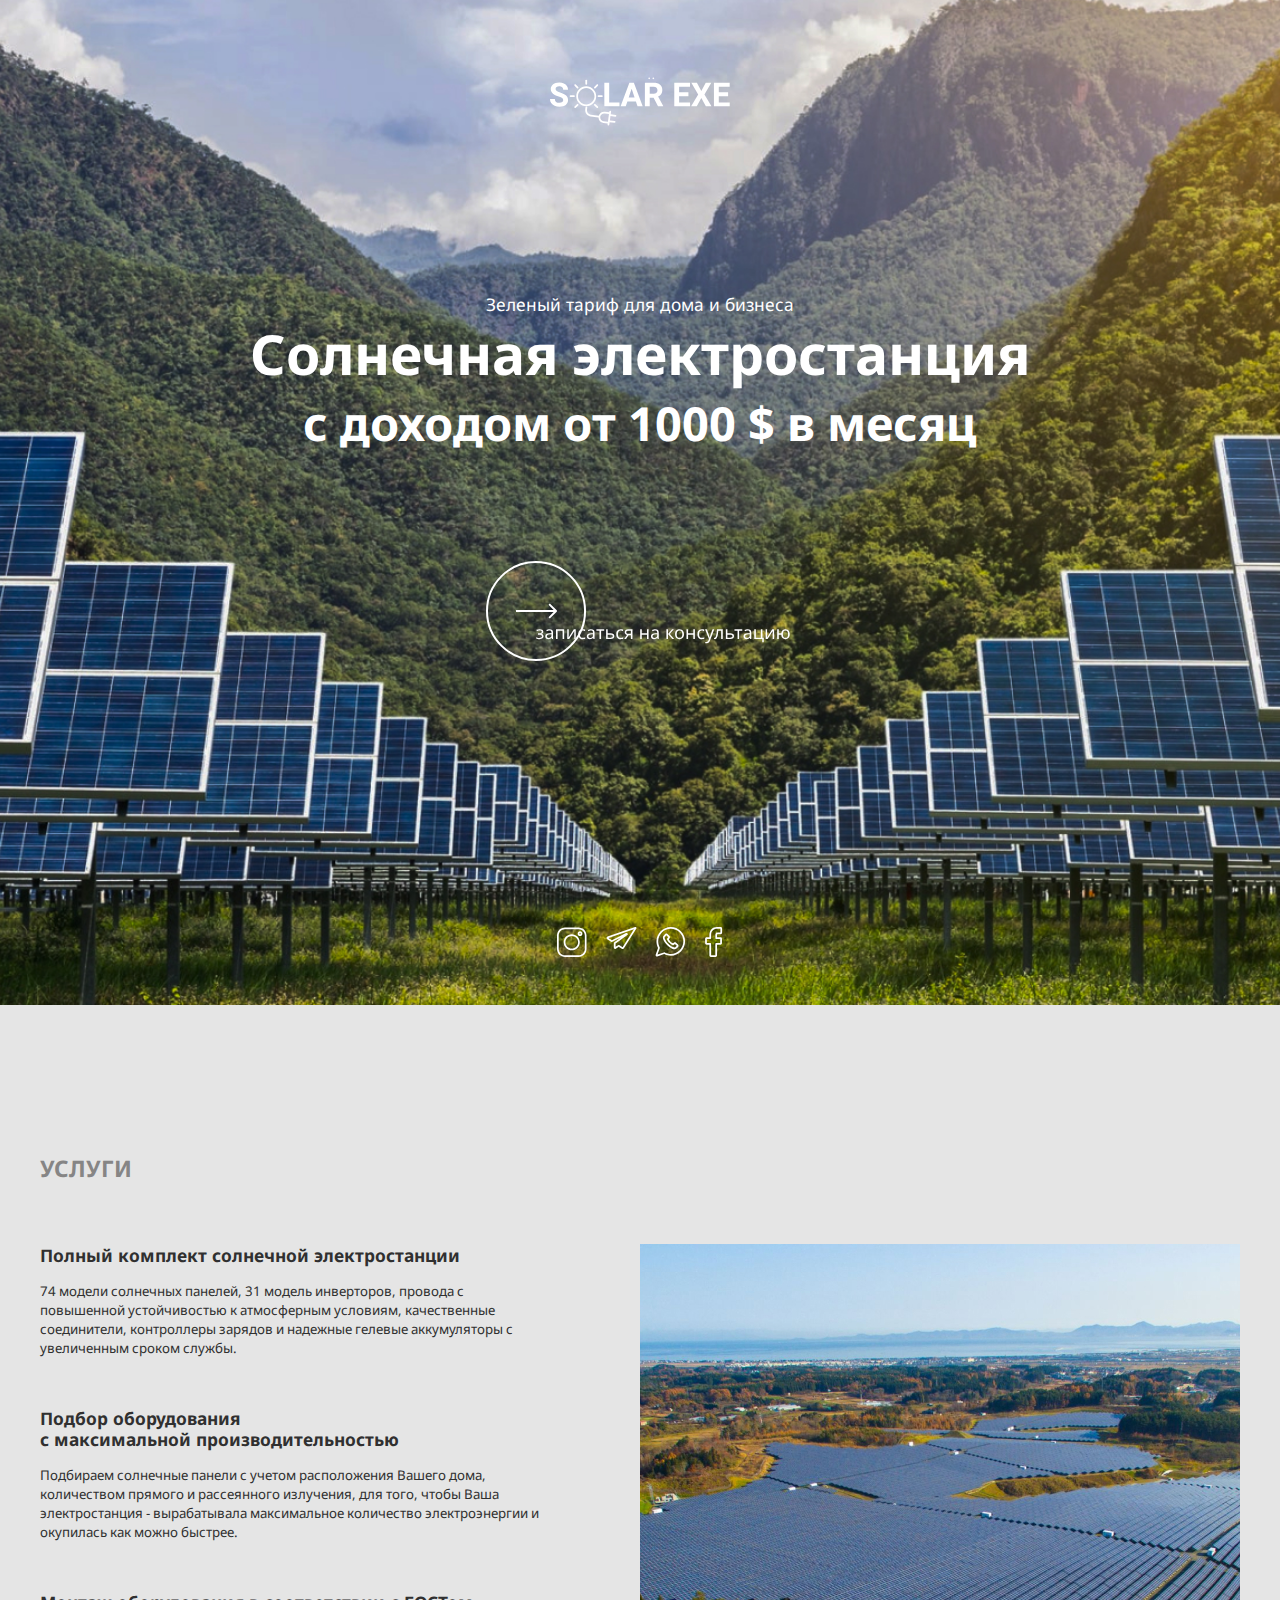
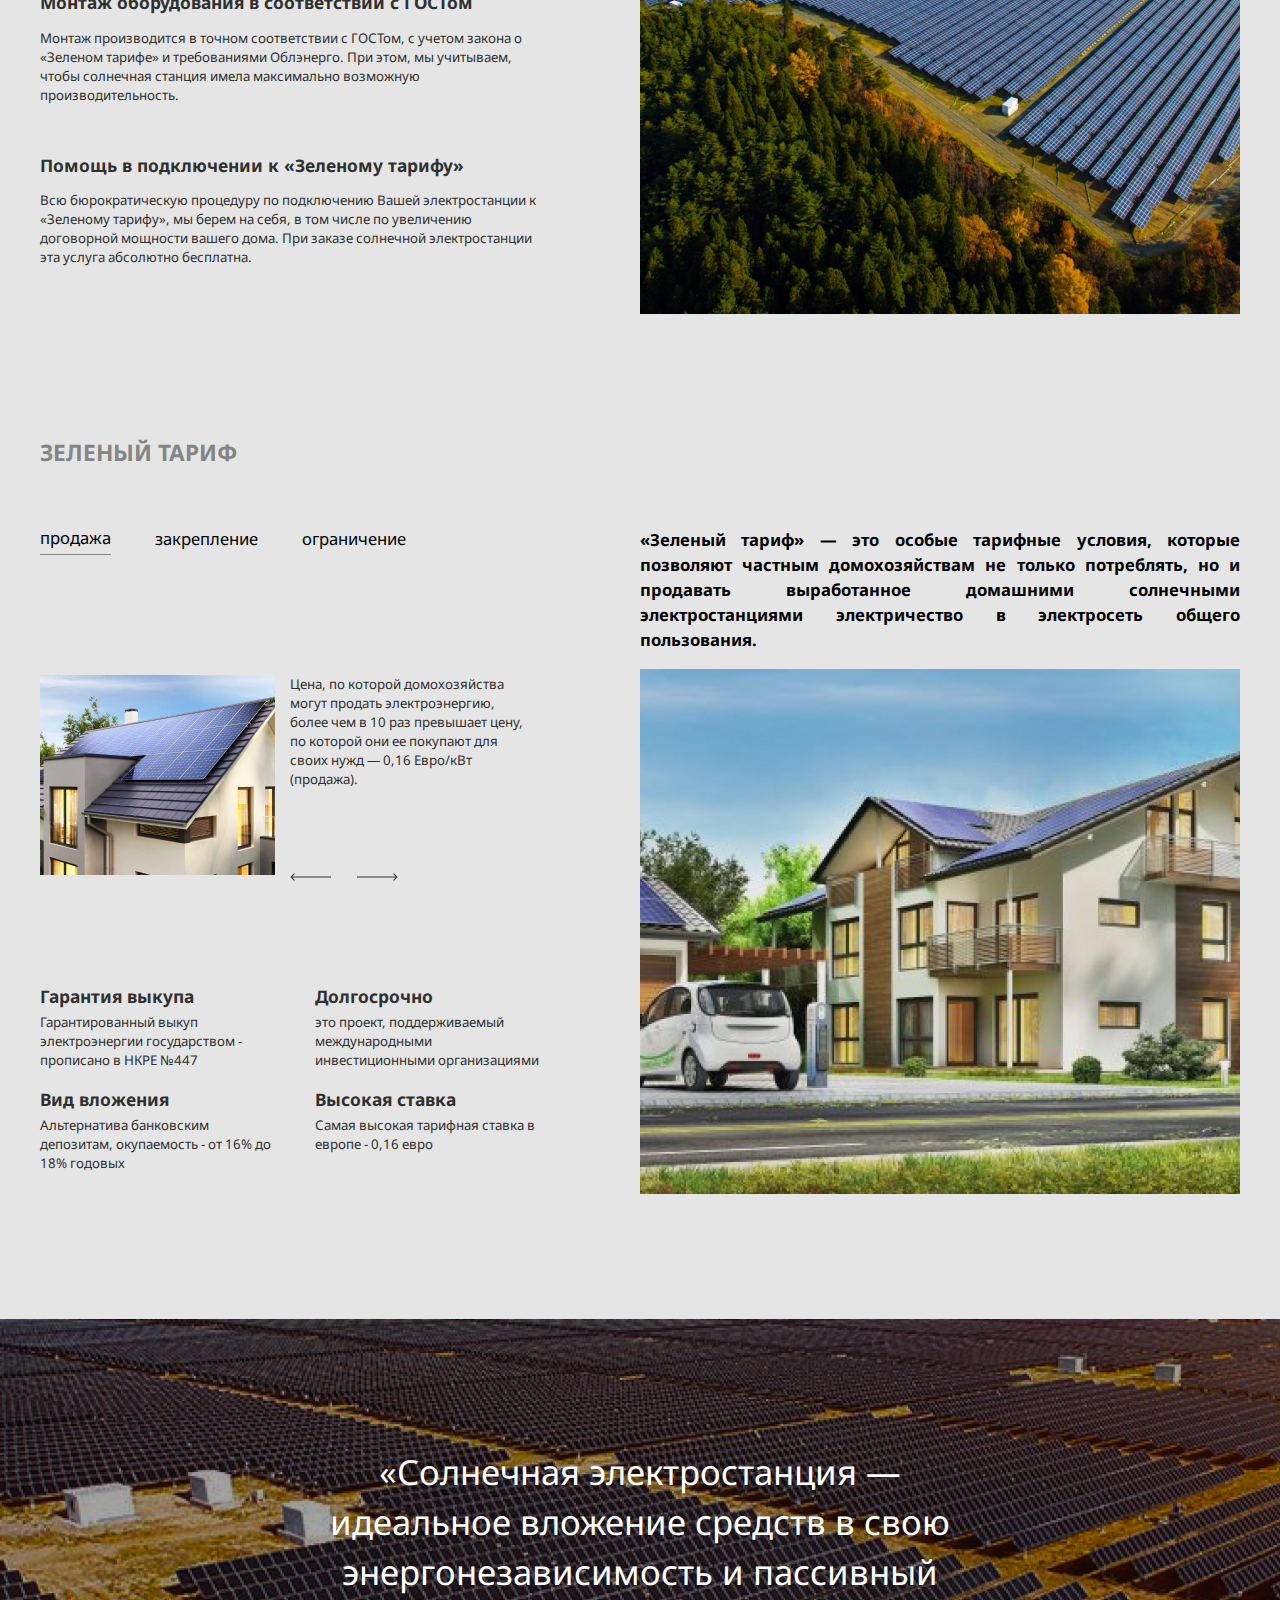
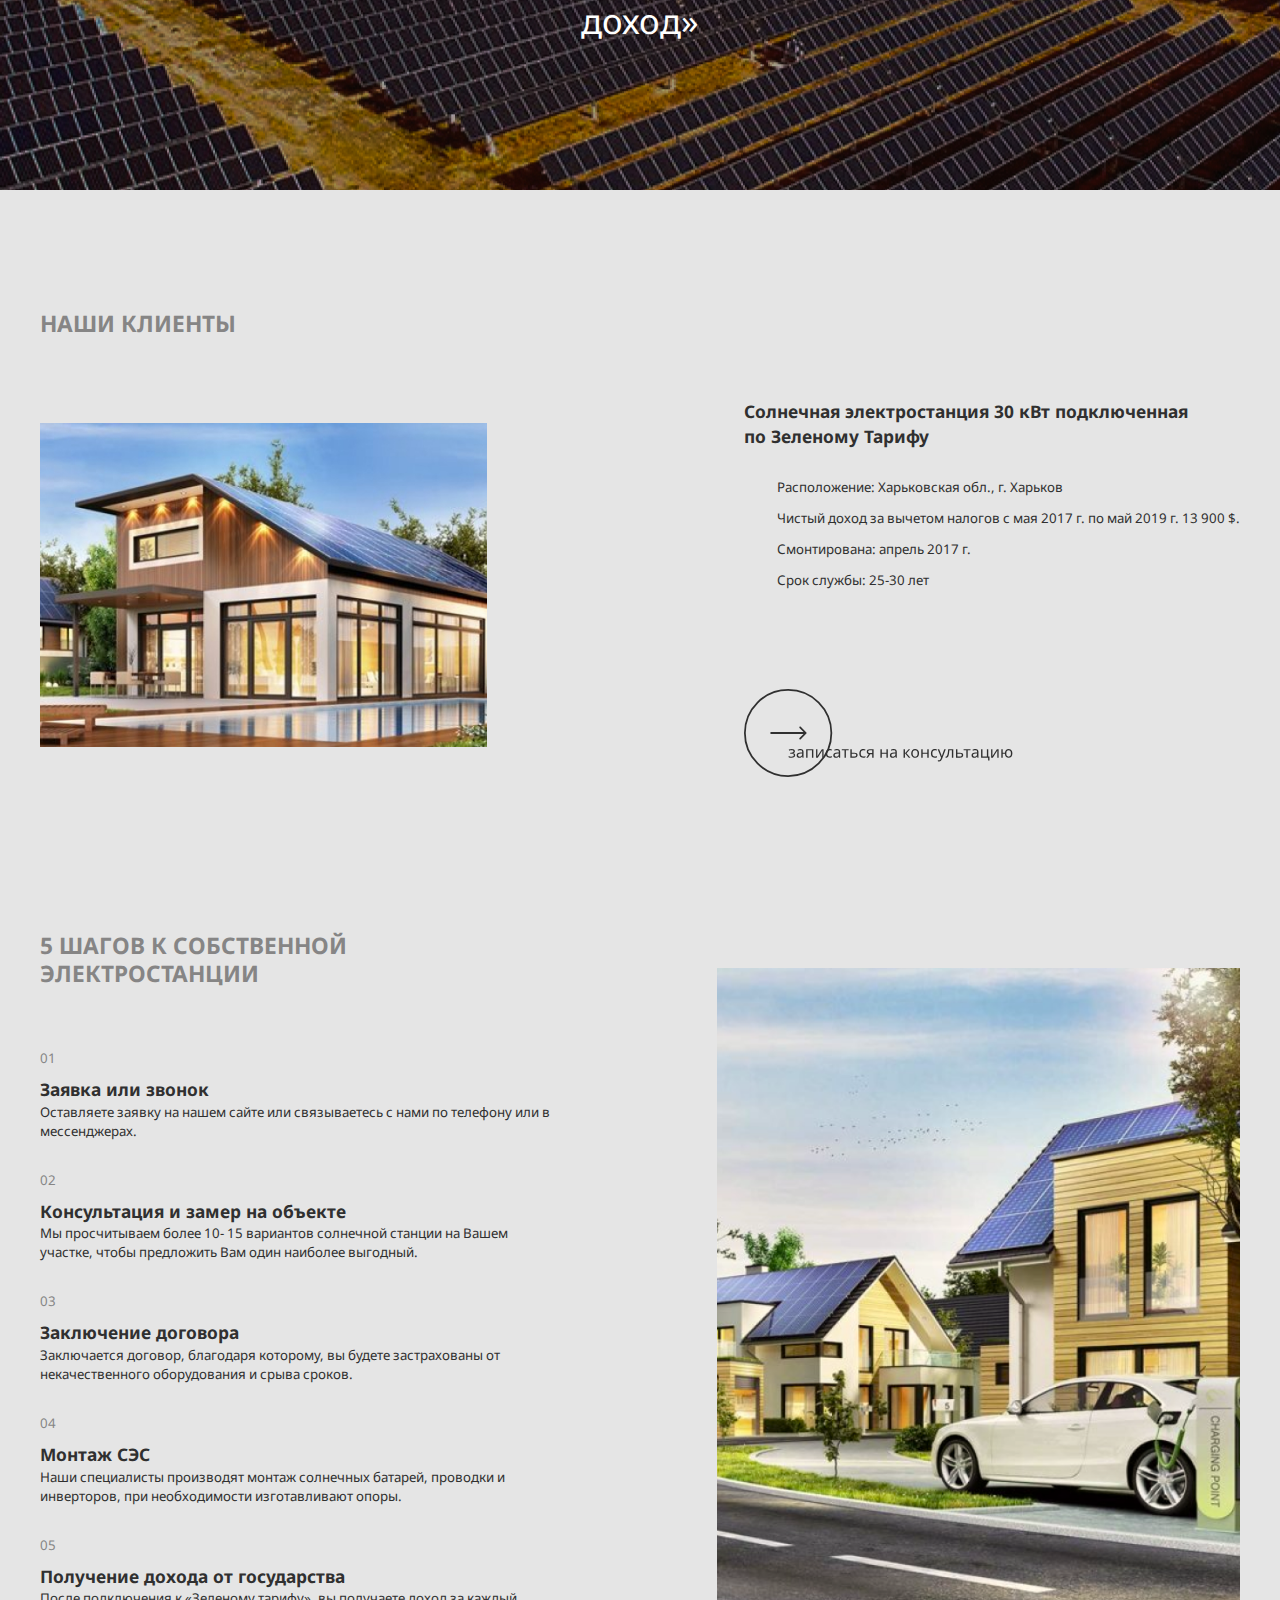
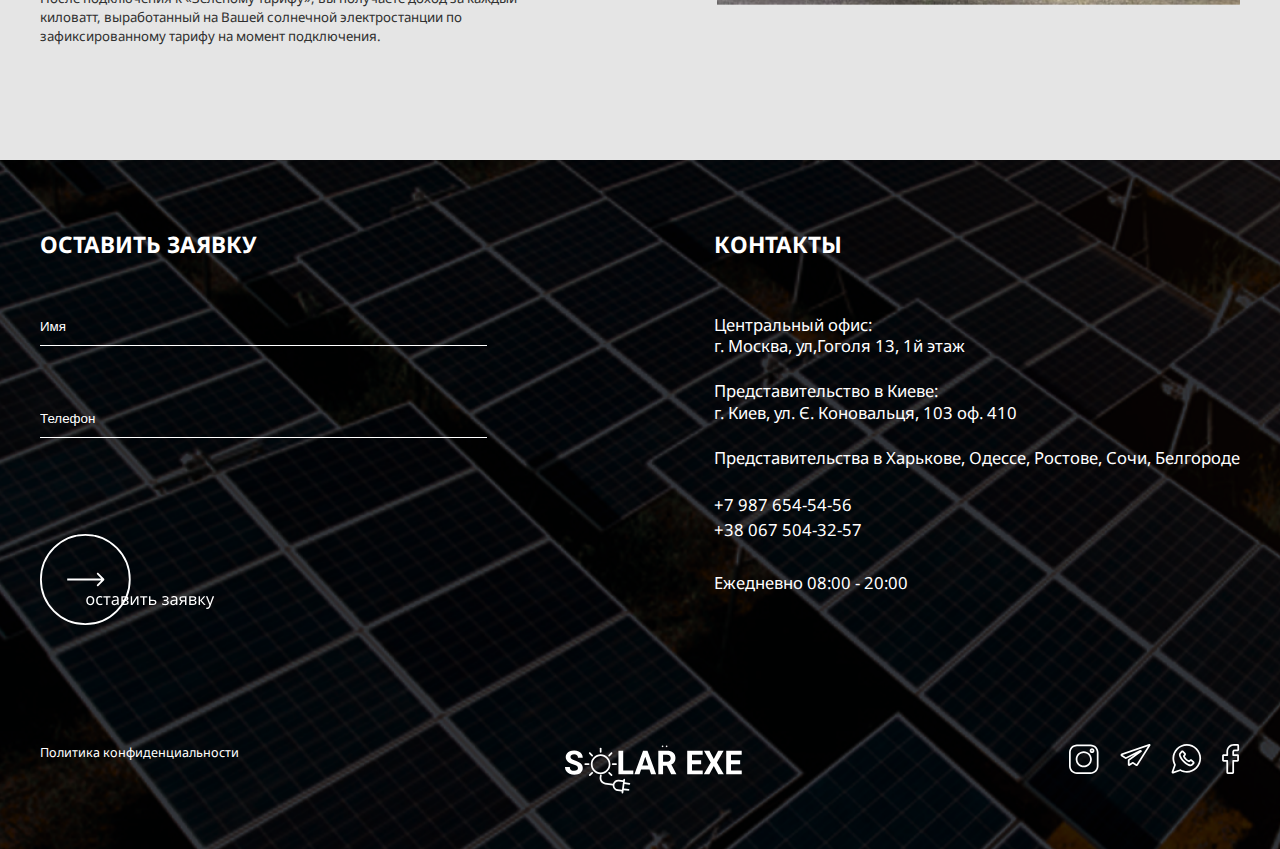
<file: index.html>
<!DOCTYPE html>
<html lang="ru">

<head>
    <meta charset="UTF-8">
    <meta http-equiv="X-UA-Compatible" content="IE=edge">
    <meta name="viewport" content="width=device-width, initial-scale=1.0">
    <title>Solar.EXE</title>
    <link type="image/x-icon" href="images/favicon.ico" rel="shortcut icon">
<link type="Image/x-icon" href="images/favicon.ico" rel="icon">
    <link rel="preconnect" href="https://fonts.googleapis.com">
    <link rel="preconnect" href="https://fonts.gstatic.com" crossorigin>
    <link href="https://fonts.googleapis.com/css2?family=Noto+Sans:wght@400;700&display=swap" rel="stylesheet">
    <link rel="stylesheet" href="styles/style.css">
</head>

<body>
    <div class="main-cover">
        <div class="logo">
            <img src="images/logo.svg" alt="logotype">
        </div>

        <div class="info">
            <p>Зеленый тариф для дома и бизнеса</p>
            <h1>Солнечная электростанция</h1>
            <h2>с доходом от 1000 $ в месяц</h2>

            <div class="header-btn">
                <div class="btn">
                    <img src="images/button.svg" alt="">
                </div>
            </div>
        </div>

        <div class="social">
            <a href="#"><img src="images/instagram.svg" alt="instagram"></a>
            <a href="#"><img src="images/telegram.svg" alt="telegram"></a>
            <a href="#"><img src="images/whatsapp.svg" alt="whatsapp"></a>
            <a href="#"><img src="images/facebook.svg" alt="facebook"></a>
        </div>
    </div>

    <div class="services container">
        <h3>УСЛУГИ</h3>

        <div class="services-content">
            <div class="text-services">
                <h4>Полный комплект солнечной электростанции</h4>

                <p>
                    74 модели солнечных панелей, 31 модель инверторов, провода с повышенной устойчивостью к атмосферным
                    условиям, качественные соединители, контроллеры зарядов и надежные гелевые аккумуляторы с
                    увеличенным сроком службы.
                </p>


                <h4>Подбор оборудования<br>с максимальной производительностью</h4>

                <p>
                    Подбираем солнечные панели с учетом расположения Вашего дома, количеством прямого и рассеянного
                    излучения, для того, чтобы Ваша электростанция - вырабатывала максимальное количество электроэнергии
                    и окупилась как можно быстрее.
                </p>

                <h4>Монтаж оборудования в соответствии с ГОСТом</h4>

                <p>
                    Монтаж производится в точном соответствии с ГОСТом, с учетом закона о «Зеленом тарифе» и
                    требованиями Облэнерго. При этом, мы учитываем, чтобы солнечная станция имела максимально возможную
                    производительность.
                </p>

                <h4>Помощь в подключении к «Зеленому тарифу»</h4>

                <p>
                    Всю бюрократическую процедуру по подключению Вашей электростанции к «Зеленому тарифу», мы берем на
                    себя, в том числе по увеличению договорной мощности вашего дома. При заказе солнечной электростанции
                    эта услуга абсолютно бесплатна.
                </p>

            </div>

            <div class="image-services">
                <img src="images/imageServicesBlock.jpg" alt="Image-services">
            </div>
        </div>
    </div>

    <div class="rate-buy container">
        <h3>ЗЕЛЕНЫЙ ТАРИФ</h3>

        <div class="rate-buy-content">
            <div class="sliders">
                <input type="radio" name="tab-btn" id="tab-btn-1" value="" checked>
                <label for="tab-btn-1">продажа</label>
                <input type="radio" name="tab-btn" id="tab-btn-2" value="">
                <label for="tab-btn-2">закрепление</label>
                <input type="radio" name="tab-btn" id="tab-btn-3" value="">
                <label for="tab-btn-3">ограничение</label>

                <div id="content-1">
                    <div class="block-with-image">
                        <div class="block-left">
                            <img src="images/imageFirstSlide.jpg" alt="house">
                        </div>

                        <div class="block-right">
                            <p>
                                Цена, по которой домохозяйства могут продать электроэнергию, более чем в 10 раз
                                превышает
                                цену,
                                по которой они ее покупают для своих нужд — 0,16 Евро/кВт (продажа).
                            </p>
                            <a href="#"><img src="images/leftArrow.svg" alt=""></a>
                            <a href="#"><img src="images/rightArrow.svg" alt=""></a>
                        </div>

                        <!-- <div class="clear"></div> -->

                    </div>

                    <div class="block-only-content">

                        <div class="top-info">
                            <div class="right">
                                <h4>Гарантия выкупа</h4>
                                <p>
                                    Гарантированный выкуп электроэнергии государством - прописано в НКРЕ №447
                                </p>
                            </div>

                            <div class="left">
                                <h4>Долгосрочно</h4>
                                <p>
                                    это проект, поддерживаемый международными инвестиционными организациями
                                </p>
                            </div>
                        </div>

                        <div class="bottom-info">
                            <div class="right">
                                <h4>Вид вложения</h4>
                                <p>
                                    Альтернатива банковским депозитам, окупаемость - от 16% до 18% годовых
                                </p>
                            </div>

                            <div class="left">
                                <h4>Высокая ставка</h4>
                                <p>
                                    Самая высокая тарифная ставка в европе - 0,16 евро
                                </p>
                            </div>
                        </div>
                    </div>
                </div>
                <div id="content-2">
                    Содержимое 2...
                </div>
                <div id="content-3">
                    Содержимое 3...
                </div>
            </div>

            <div class="description">
                <p>
                    «Зеленый тариф» — это особые тарифные условия, которые позволяют частным домохозяйствам не только
                    потреблять, но и продавать выработанное домашними солнечными электростанциями электричество в
                    электросеть общего пользования.
                </p>

                <div class="image-description">
                    <img src="images/Rectangle8.jpg" alt="">
                </div>
            </div>
        </div>
    </div>
    <div class="clear"></div>

    <div class="section-with-bg">
        <p>
            «Солнечная электростанция
            — идеальное вложение средств
            в свою энергонезависимость и
            пассивный доход»
        </p>
    </div>

    <div class="our-clients container">
        <h3>НАШИ КЛИЕНТЫ</h3>

        <div class="content-our-clients">
            <div class="image-our-clients">
                <img src="images/houseOurClients.jpg" alt="house">
            </div>

            <div class="descriptions">
                <h4>Солнечная электростанция 30 кВт подключенная<br>по Зеленому Тарифу</h4>
                <ul>
                    <li>Расположение: Харьковская обл., г. Харьков</li>
                    <li>Чистый доход за вычетом налогов с мая 2017 г. по май 2019 г. 13 900 $.</li>
                    <li>Смонтирована: апрель 2017 г.</li>
                    <li>Срок службы: 25-30 лет</li>
                </ul>

                <div class="btn-2">
                    <img src="images/кнопка.svg" alt="">
                </div>
            </div>
        </div>
    </div>

    <div class="five-steps container">
        <div class="descriptions">
            <h3>5 ШАГОВ К СОБСТВЕННОЙ ЭЛЕКТРОСТАНЦИИ</h3>
            <p class="numbering">01</p>

            <h4>Заявка или звонок</h4>

            <p class="step">
                Оставляете заявку на нашем сайте или связываетесь с нами по телефону или в мессенджерах.
            </p>

            <p class="numbering">02</p>

            <h4>Консультация и замер на объекте</h4>

            <p class="step">
                Мы просчитываем более 10- 15 вариантов солнечной станции на Вашем участке, чтобы предложить Вам один
                наиболее выгодный.
            </p>

            <p class="numbering">03</p>

            <h4>Заключение договора</h4>

            <p class="step">
                Заключается договор, благодаря которому, вы будете застрахованы от некачественного оборудования и срыва
                сроков.
            </p>

            <p class="numbering">04</p>

            <h4>Монтаж СЭС</h4>

            <p class="step">
                Наши специалисты производят монтаж солнечных батарей, проводки и инверторов, при необходимости
                изготавливают
                опоры.
            </p>

            <p class="numbering">05</p>

            <h4>Получение дохода от государства</h4>

            <p class="step">
                После подключения к «Зеленому тарифу», вы получаете доход за каждый киловатт, выработанный на Вашей
                солнечной электростанции по зафиксированному тарифу на момент подключения.
            </p>

        </div>

        <div class="image-five-steps">
            <img src="images/fiveSteps.png" alt="house">
        </div>
    </div>

    <div class="form-footer">
        <div class="content container">
            <div class="content-form">
                <h3>ОСТАВИТЬ ЗАЯВКУ</h3>

                <div class="form">
                    <input type="text" placeholder="Имя"><br>
                    <input type="text" placeholder="Телефон">
                </div>

                <div class="btn">
                    <a href="#"><img src="images/кнопка3.svg" alt=""></a>
                </div>
            </div>

            <div class="contacts">
                <h3>КОНТАКТЫ</h3>

                <p>
                    Центральный офис:<br>
                    г. Москва, ул,Гоголя 13, 1й этаж
                </p>

                <p>
                    Представительство в Киеве:<br>
                    г. Киев, ул. Є. Коновальця, 103 оф. 410
                </p>

                <p>
                    Представительства в Харькове, Одессе, Ростове, Сочи, Белгороде
                </p>

                <div class="telephones">
                    <a href="tel: +79876545456">+7 987 654-54-56</a><br>
                    <a href="tel: +380675043257">+38 067 504-32-57</a>
                </div>

                <p>
                    Ежедневно 08:00 - 20:00
                </p>
            </div>
        </div>

        <div class="footer container">
            <p>Политика конфиденциальности</p>

            <div class="logo">
                <img src="images/logo.svg" alt="logo">
            </div>

            <div class="social">
                <div class="button"><a href="#"><img src="images/instagram.svg" alt="instagram"></a></div>
                <div class="button"><a href="#"><img src="images/telegram.svg" alt="telegram"></a></div>
                <div class="button"><a href="#"><img src="images/whatsapp.svg" alt="whatsapp"></a></div>
                <div class="button"><a href="#"><img src="images/facebook.svg" alt="facebook"></a></div>
            </div>
        </div>
    </div>
</body>

</html>


<script>
    const $button = document.querySelector("div.btn");
    const $form = document.querySelector("div.form-footer");
    const $button2 = document.querySelector("div.btn-2");

    $button.addEventListener('click', e => {
        $form.scrollIntoView({
            block: 'nearest',
            behavior: 'smooth',
        })
    })

    $button2.addEventListener('click', e => {
        $form.scrollIntoView({
            block: 'nearest',
            behavior: 'smooth',
        })
    })
</script>
</file>
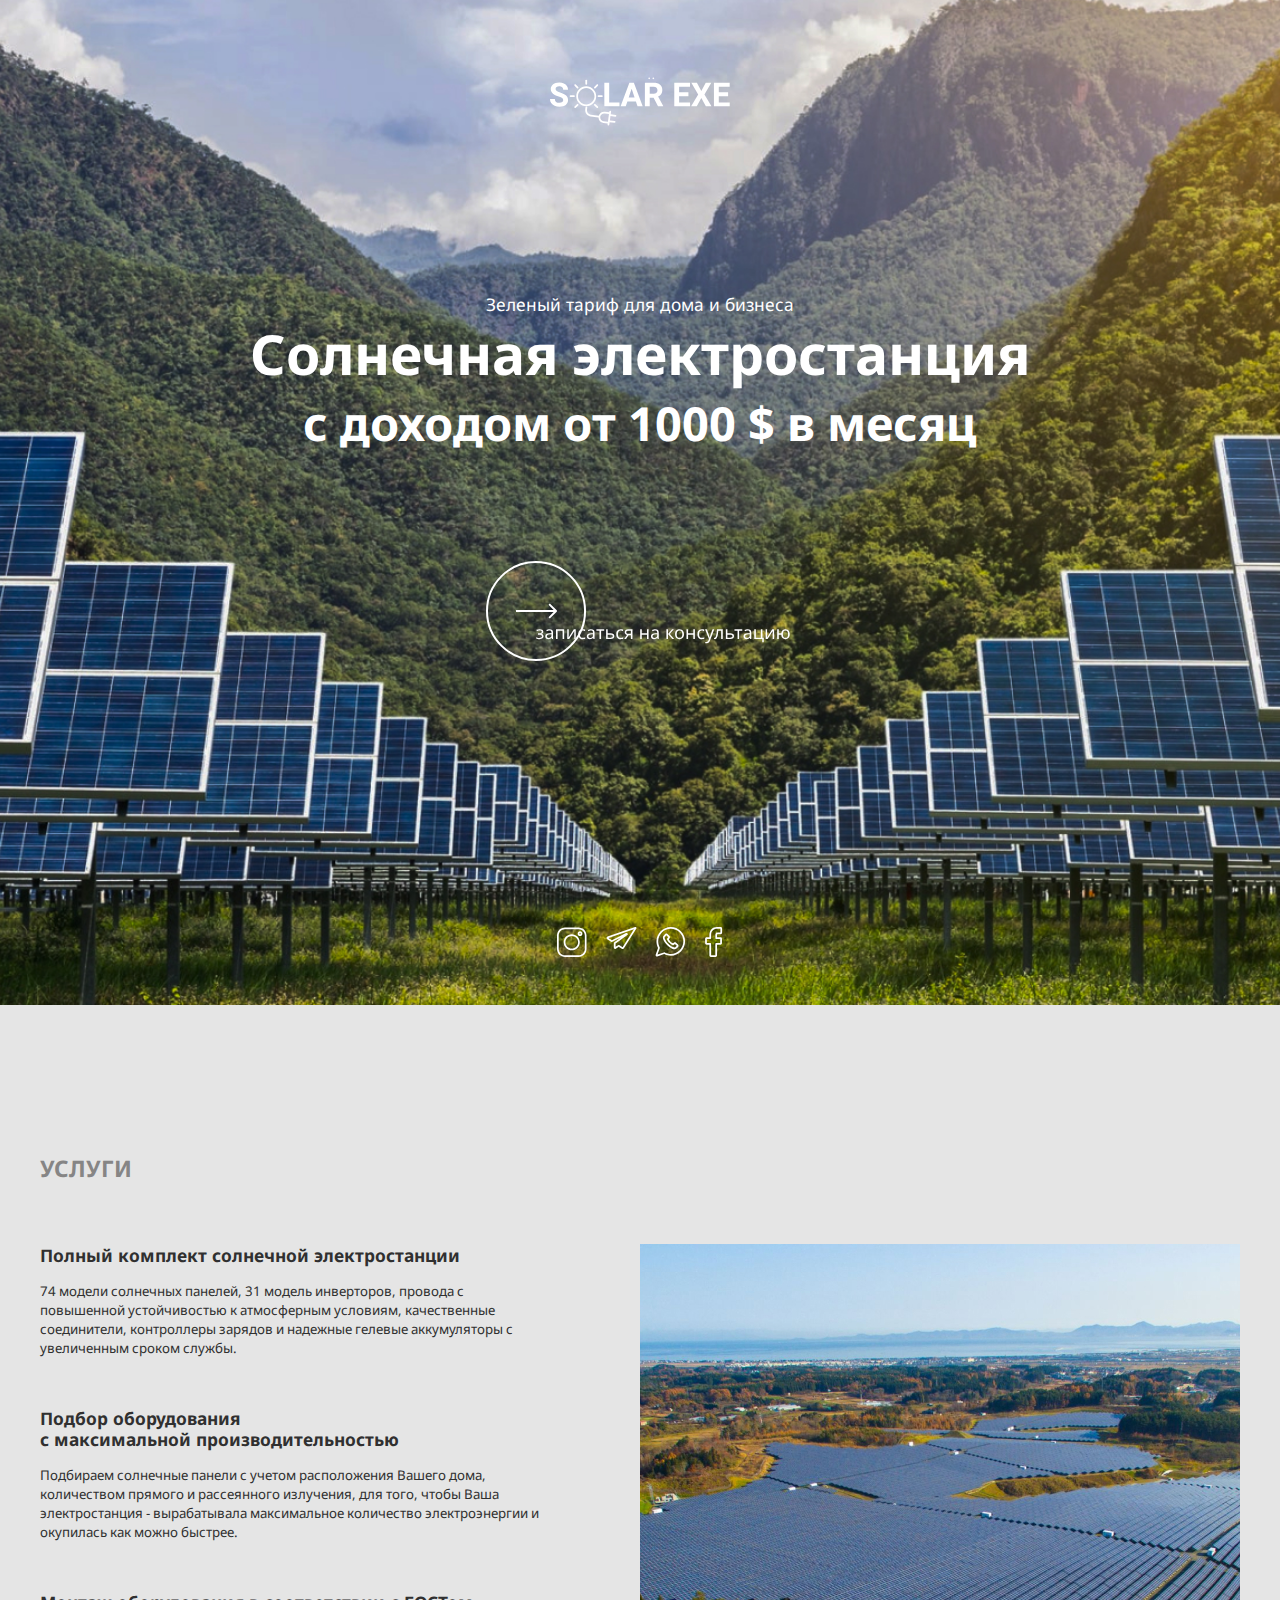
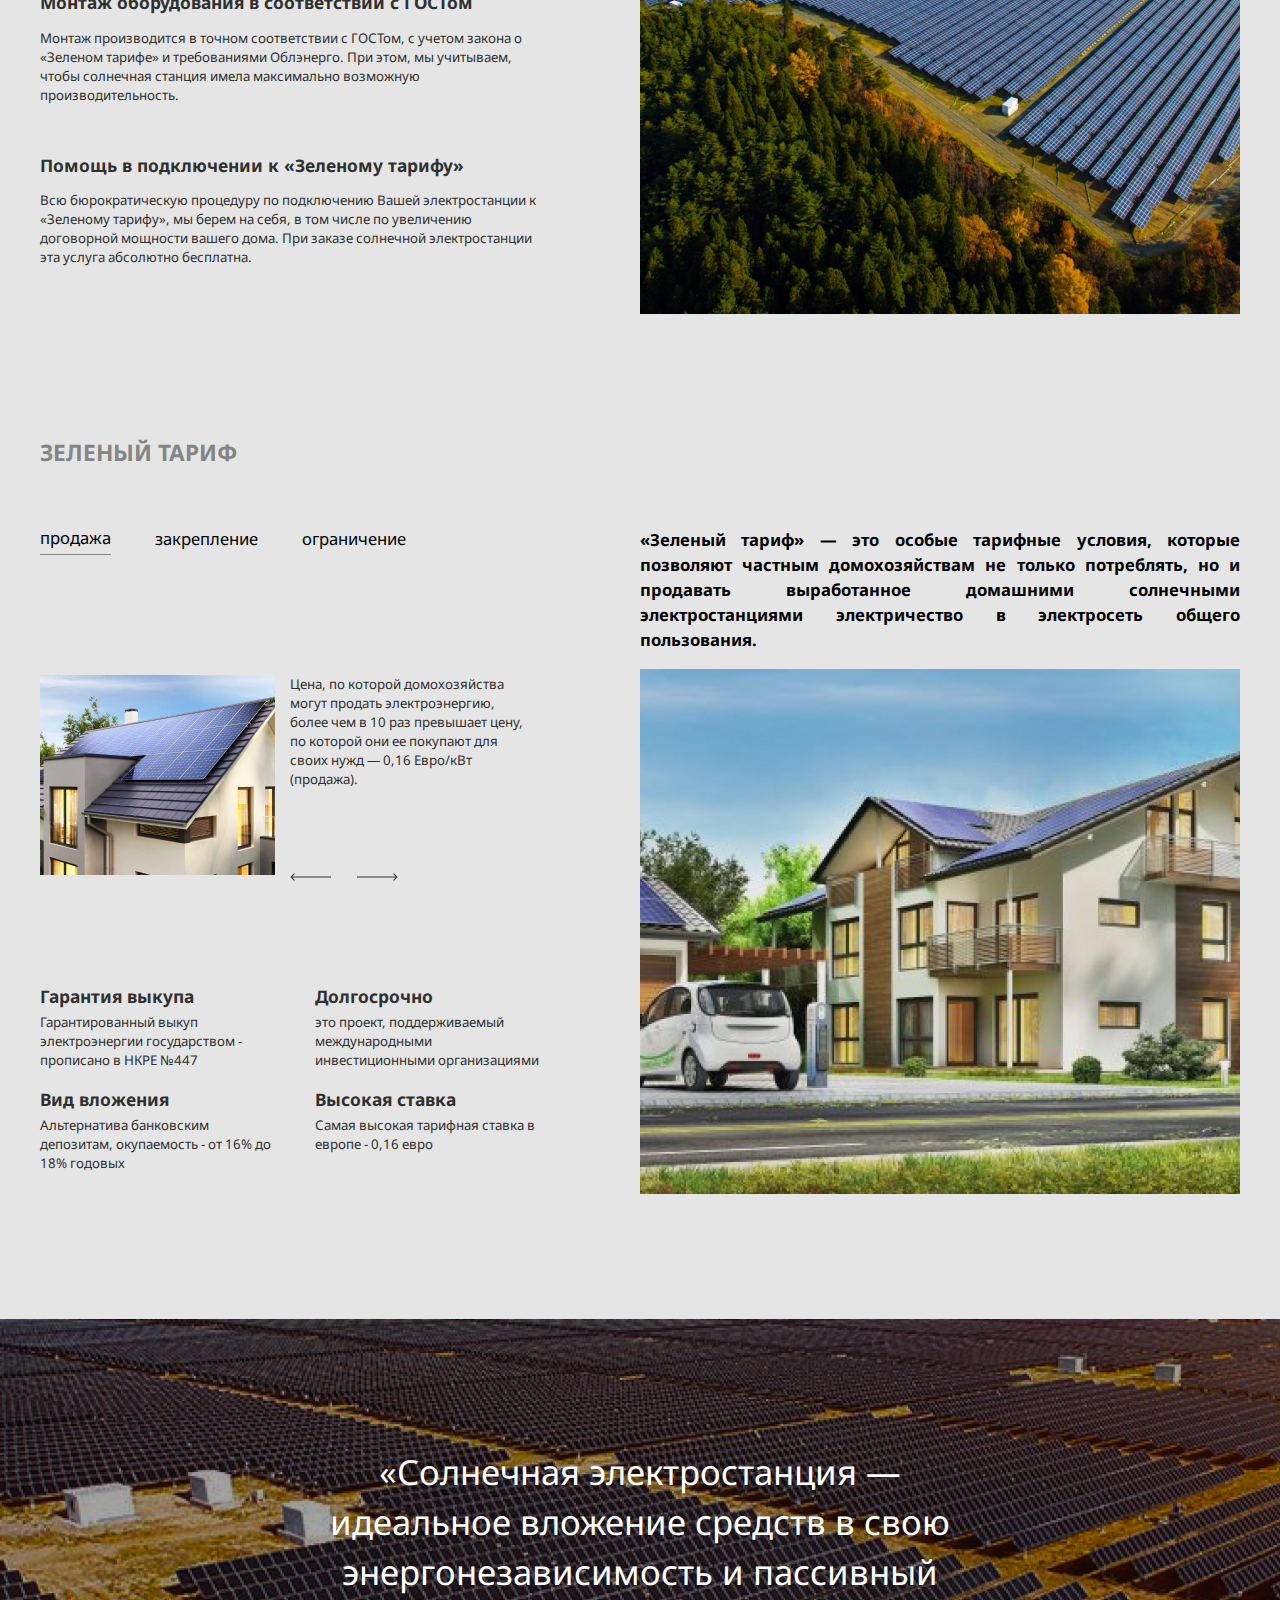
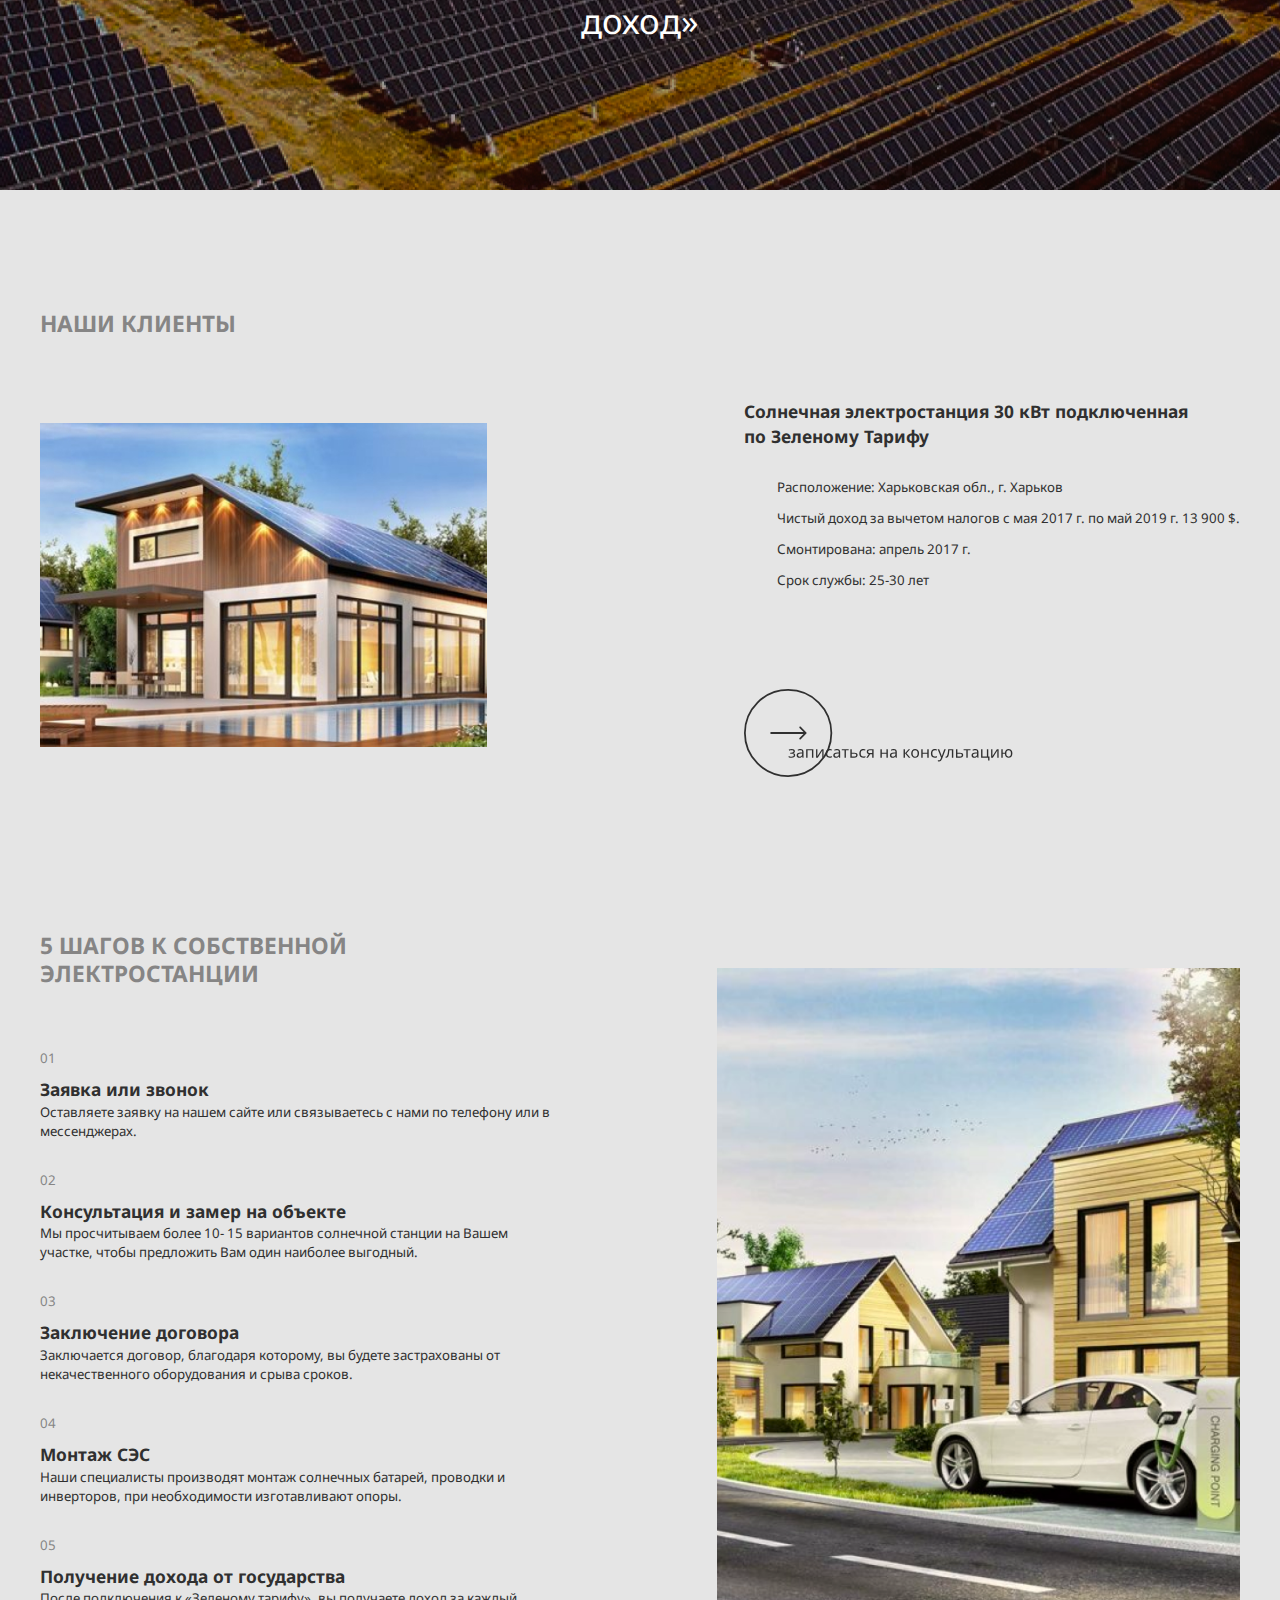
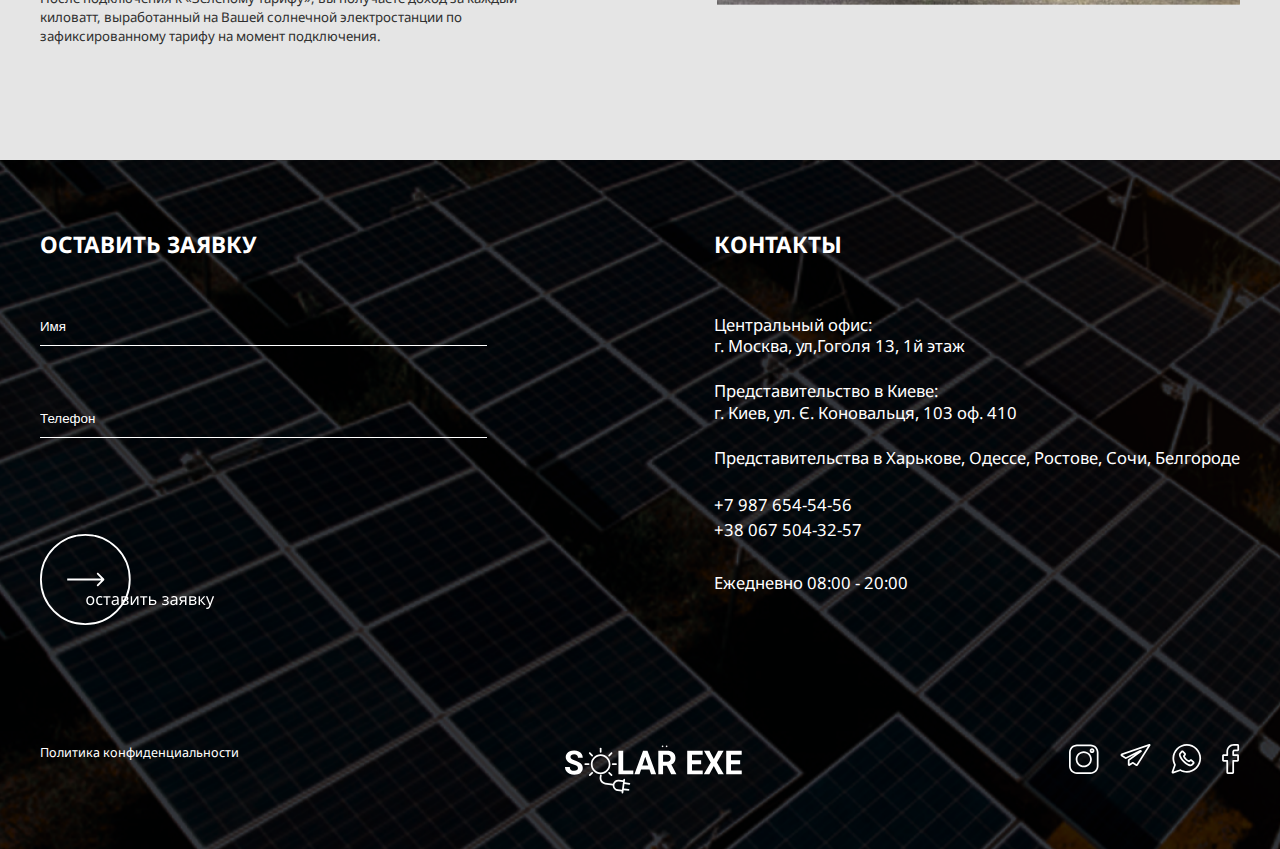
<file: inex.html>
<!DOCTYPE html>
<html lang="ru">

<head>
    <meta charset="UTF-8">
    <meta http-equiv="X-UA-Compatible" content="IE=edge">
    <meta name="viewport" content="width=device-width, initial-scale=1.0">
    <title>Document</title>
    <link rel="preconnect" href="https://fonts.googleapis.com">
    <link rel="preconnect" href="https://fonts.gstatic.com" crossorigin>
    <link href="https://fonts.googleapis.com/css2?family=Noto+Sans:wght@400;700&display=swap" rel="stylesheet">
    <link rel="stylesheet" href="styles/style.css">
</head>

<body>
    <div class="main-cover">
        <div class="logo">
            <img src="images/logo.svg" alt="logotype">
        </div>

        <div class="info">
            <p>Зеленый тариф для дома и бизнеса</p>
            <h1>Солнечная электростанция</h1>
            <h2>с доходом от 1000 $ в месяц</h2>

            <div class="header-btn">
                <div class="btn">
                    <img src="images/button.svg" alt="">
                </div>
            </div>
        </div>

        <div class="social">
            <a href="#"><img src="images/instagram.svg" alt="instagram"></a>
            <a href="#"><img src="images/telegram.svg" alt="telegram"></a>
            <a href="#"><img src="images/whatsapp.svg" alt="whatsapp"></a>
            <a href="#"><img src="images/facebook.svg" alt="facebook"></a>
        </div>
    </div>

    <div class="services container">
        <h3>УСЛУГИ</h3>

        <div class="services-content">
            <div class="text-services">
                <h4>Полный комплект солнечной электростанции</h4>

                <p>
                    74 модели солнечных панелей, 31 модель инверторов, провода с повышенной устойчивостью к атмосферным
                    условиям, качественные соединители, контроллеры зарядов и надежные гелевые аккумуляторы с
                    увеличенным сроком службы.
                </p>


                <h4>Подбор оборудования<br>с максимальной производительностью</h4>

                <p>
                    Подбираем солнечные панели с учетом расположения Вашего дома, количеством прямого и рассеянного
                    излучения, для того, чтобы Ваша электростанция - вырабатывала максимальное количество электроэнергии
                    и окупилась как можно быстрее.
                </p>

                <h4>Монтаж оборудования в соответствии с ГОСТом</h4>

                <p>
                    Монтаж производится в точном соответствии с ГОСТом, с учетом закона о «Зеленом тарифе» и
                    требованиями Облэнерго. При этом, мы учитываем, чтобы солнечная станция имела максимально возможную
                    производительность.
                </p>

                <h4>Помощь в подключении к «Зеленому тарифу»</h4>

                <p>
                    Всю бюрократическую процедуру по подключению Вашей электростанции к «Зеленому тарифу», мы берем на
                    себя, в том числе по увеличению договорной мощности вашего дома. При заказе солнечной электростанции
                    эта услуга абсолютно бесплатна.
                </p>

            </div>

            <div class="image-services">
                <img src="images/imageServicesBlock.jpg" alt="Image-services">
            </div>
        </div>
    </div>

    <div class="rate-buy container">
        <h3>ЗЕЛЕНЫЙ ТАРИФ</h3>

        <div class="rate-buy-content">
            <div class="sliders">
                <input type="radio" name="tab-btn" id="tab-btn-1" value="" checked>
                <label for="tab-btn-1">продажа</label>
                <input type="radio" name="tab-btn" id="tab-btn-2" value="">
                <label for="tab-btn-2">закрепление</label>
                <input type="radio" name="tab-btn" id="tab-btn-3" value="">
                <label for="tab-btn-3">ограничение</label>

                <div id="content-1">
                    <div class="block-with-image">
                        <div class="block-left">
                            <img src="images/imageFirstSlide.jpg" alt="house">
                        </div>

                        <div class="block-right">
                            <p>
                                Цена, по которой домохозяйства могут продать электроэнергию, более чем в 10 раз
                                превышает
                                цену,
                                по которой они ее покупают для своих нужд — 0,16 Евро/кВт (продажа).
                            </p>
                            <a href="#"><img src="images/leftArrow.svg" alt=""></a>
                            <a href="#"><img src="images/rightArrow.svg" alt=""></a>
                        </div>

                        <!-- <div class="clear"></div> -->

                    </div>

                    <div class="block-only-content">

                        <div class="top-info">
                            <div class="right">
                                <h4>Гарантия выкупа</h4>
                                <p>
                                    Гарантированный выкуп электроэнергии государством - прописано в НКРЕ №447
                                </p>
                            </div>

                            <div class="left">
                                <h4>Долгосрочно</h4>
                                <p>
                                    это проект, поддерживаемый международными инвестиционными организациями
                                </p>
                            </div>
                        </div>

                        <div class="bottom-info">
                            <div class="right">
                                <h4>Вид вложения</h4>
                                <p>
                                    Альтернатива банковским депозитам, окупаемость - от 16% до 18% годовых
                                </p>
                            </div>

                            <div class="left">
                                <h4>Высокая ставка</h4>
                                <p>
                                    Самая высокая тарифная ставка в европе - 0,16 евро
                                </p>
                            </div>
                        </div>
                    </div>
                </div>
                <div id="content-2">
                    Содержимое 2...
                </div>
                <div id="content-3">
                    Содержимое 3...
                </div>
            </div>

            <div class="description">
                <p>
                    «Зеленый тариф» — это особые тарифные условия, которые позволяют частным домохозяйствам не только
                    потреблять, но и продавать выработанное домашними солнечными электростанциями электричество в
                    электросеть общего пользования.
                </p>

                <div class="image-description">
                    <img src="images/Rectangle8.jpg" alt="">
                </div>
            </div>
        </div>
    </div>
    <div class="clear"></div>

    <div class="section-with-bg">
        <p>
            «Солнечная электростанция
            — идеальное вложение средств
            в свою энергонезависимость и
            пассивный доход»
        </p>
    </div>

    <div class="our-clients container">
        <h3>НАШИ КЛИЕНТЫ</h3>

        <div class="content-our-clients">
            <div class="image-our-clients">
                <img src="images/houseOurClients.jpg" alt="house">
            </div>

            <div class="descriptions">
                <h4>Солнечная электростанция 30 кВт подключенная<br>по Зеленому Тарифу</h4>
                <ul>
                    <li>Расположение: Харьковская обл., г. Харьков</li>
                    <li>Чистый доход за вычетом налогов с мая 2017 г. по май 2019 г. 13 900 $.</li>
                    <li>Смонтирована: апрель 2017 г.</li>
                    <li>Срок службы: 25-30 лет</li>
                </ul>

                <div class="btn-2">
                    <img src="images/кнопка.svg" alt="">
                </div>
            </div>
        </div>
    </div>

    <div class="five-steps container">
        <div class="descriptions">
            <h3>5 ШАГОВ К СОБСТВЕННОЙ ЭЛЕКТРОСТАНЦИИ</h3>
            <p class="numbering">01</p>

            <h4>Заявка или звонок</h4>

            <p class="step">
                Оставляете заявку на нашем сайте или связываетесь с нами по телефону или в мессенджерах.
            </p>

            <p class="numbering">02</p>

            <h4>Консультация и замер на объекте</h4>

            <p class="step">
                Мы просчитываем более 10- 15 вариантов солнечной станции на Вашем участке, чтобы предложить Вам один
                наиболее выгодный.
            </p>

            <p class="numbering">03</p>

            <h4>Заключение договора</h4>

            <p class="step">
                Заключается договор, благодаря которому, вы будете застрахованы от некачественного оборудования и срыва
                сроков.
            </p>

            <p class="numbering">04</p>

            <h4>Монтаж СЭС</h4>

            <p class="step">
                Наши специалисты производят монтаж солнечных батарей, проводки и инверторов, при необходимости
                изготавливают
                опоры.
            </p>

            <p class="numbering">05</p>

            <h4>Получение дохода от государства</h4>

            <p class="step">
                После подключения к «Зеленому тарифу», вы получаете доход за каждый киловатт, выработанный на Вашей
                солнечной электростанции по зафиксированному тарифу на момент подключения.
            </p>

        </div>

        <div class="image-five-steps">
            <img src="images/fiveSteps.png" alt="house">
        </div>
    </div>

    <div class="form-footer">
        <div class="content container">
            <div class="content-form">
                <h3>ОСТАВИТЬ ЗАЯВКУ</h3>

                <div class="form">
                    <input type="text" placeholder="Имя"><br>
                    <input type="text" placeholder="Телефон">
                </div>

                <div class="btn">
                    <a href="#"><img src="images/кнопка3.svg" alt=""></a>
                </div>
            </div>

            <div class="contacts">
                <h3>КОНТАКТЫ</h3>

                <p>
                    Центральный офис:<br>
                    г. Москва, ул,Гоголя 13, 1й этаж
                </p>

                <p>
                    Представительство в Киеве:<br>
                    г. Киев, ул. Є. Коновальця, 103 оф. 410
                </p>

                <p>
                    Представительства в Харькове, Одессе, Ростове, Сочи, Белгороде
                </p>

                <div class="telephones">
                    <a href="tel: +79876545456">+7 987 654-54-56</a><br>
                    <a href="tel: +380675043257">+38 067 504-32-57</a>
                </div>

                <p>
                    Ежедневно 08:00 - 20:00
                </p>
            </div>
        </div>

        <div class="footer container">
            <p>Политика конфиденциальности</p>

            <div class="logo">
                <img src="images/logo.svg" alt="logo">
            </div>

            <div class="social">
                <div class="button"><a href="#"><img src="images/instagram.svg" alt="instagram"></a></div>
                <div class="button"><a href="#"><img src="images/telegram.svg" alt="telegram"></a></div>
                <div class="button"><a href="#"><img src="images/whatsapp.svg" alt="whatsapp"></a></div>
                <div class="button"><a href="#"><img src="images/facebook.svg" alt="facebook"></a></div>
            </div>
        </div>
    </div>
</body>

</html>


<script>
    const $button = document.querySelector("div.btn");
    const $form = document.querySelector("div.form-footer");
    const $button2 = document.querySelector("div.btn-2");

    $button.addEventListener('click', e => {
        $form.scrollIntoView({
            block: 'nearest',
            behavior: 'smooth',
        })
    })

    $button2.addEventListener('click', e => {
        $form.scrollIntoView({
            block: 'nearest',
            behavior: 'smooth',
        })
    })
</script>
</file>
<file: styles/style.css>
@charset "UTF-8";
body {
  background-color: #E5E5E5;
  font-family: "Noto Sans", serif;
}

.clear {
  clear: both;
}

* {
  margin: 0;
  padding: 0;
}

.container {
  max-width: 1200px;
  margin: 0 auto;
}

h1,
h2,
h3,
h4 {
  font-family: "Noto Sans", serif;
  font-weight: 700;
}

h3 {
  color: #868585;
  margin-bottom: 60px;
}
@media (max-width: 767px) {
  h3 {
    font-size: calc(20px + 6.8 * ((100vw - 320px) / 1920));
  }
}
@media (min-width: 767px) {
  h3 {
    font-size: calc(20px + 4 * (100vw / 1920));
  }
}
@media (max-width: 767px) {
  h3 {
    line-height: calc(20px + 22.1 * ((100vw - 320px) / 1920));
  }
}
@media (min-width: 767px) {
  h3 {
    line-height: calc(20px + 13 * (100vw / 1920));
  }
}

h4 {
  margin-bottom: 15px;
}
@media (max-width: 767px) {
  h4 {
    font-size: calc(16px + 3.4 * ((100vw - 320px) / 1920));
  }
}
@media (min-width: 767px) {
  h4 {
    font-size: calc(16px + 2 * (100vw / 1920));
  }
}
@media (max-width: 767px) {
  h4 {
    line-height: calc(15px + 17 * ((100vw - 320px) / 1920));
  }
}
@media (min-width: 767px) {
  h4 {
    line-height: calc(15px + 10 * (100vw / 1920));
  }
}

a {
  color: #fff;
}

.btn,
.btn-2 {
  width: 100px;
  height: 100px;
  border-radius: 50%;
  cursor: pointer;
}

.btn:hover,
.btn-2:hover {
  background-color: #a9a32a;
  transition: all 800ms ease;
}

.main-cover {
  padding-bottom: 42px;
  margin-bottom: 150px;
  max-width: 1921px;
  background-image: url(../images/bg.jpg);
  background-size: cover;
  background-position: center center;
  text-align: center;
  color: #fff;
}
.main-cover .logo {
  padding-top: 76px;
  margin-bottom: 160px;
}
.main-cover .info {
  margin-bottom: 266px;
}
.main-cover .info p {
  font-weight: 400;
  font-size: 18px;
}
@media (max-width: 767px) {
  .main-cover .info p {
    font-size: calc(16px + 3.4 * ((100vw - 320px) / 1920));
  }
}
@media (min-width: 767px) {
  .main-cover .info p {
    font-size: calc(16px + 2 * (100vw / 1920));
  }
}
.main-cover .info h1 {
  margin-bottom: 3px;
}
@media (max-width: 767px) {
  .main-cover .info h1 {
    font-size: calc(32px + 59.5 * ((100vw - 320px) / 1920));
  }
}
@media (min-width: 767px) {
  .main-cover .info h1 {
    font-size: calc(32px + 35 * (100vw / 1920));
  }
}
@media (max-width: 767px) {
  .main-cover .info h1 {
    line-height: calc(54px + 56.1 * ((100vw - 320px) / 1920));
  }
}
@media (min-width: 767px) {
  .main-cover .info h1 {
    line-height: calc(54px + 33 * (100vw / 1920));
  }
}
.main-cover .info h2 {
  margin-bottom: 109px;
  line-height: 57px;
}
@media (max-width: 767px) {
  .main-cover .info h2 {
    font-size: calc(27px + 51 * ((100vw - 320px) / 1920));
  }
}
@media (min-width: 767px) {
  .main-cover .info h2 {
    font-size: calc(27px + 30 * (100vw / 1920));
  }
}
.main-cover .info .header-btn {
  width: 308px;
  margin: 0 auto;
}
.main-cover .social {
  margin: 0 auto;
  width: 166px;
  display: flex;
  justify-content: space-between;
}

.services .services-content {
  display: flex;
  flex-wrap: wrap;
  justify-content: space-between;
  align-items: center;
  color: #303030;
}
@media (max-width: 1200px) {
  .services .services-content {
    margin-bottom: calc(60px + 153 * ((100vw - 320px) / 1920));
  }
}
@media (min-width: 1200px) {
  .services .services-content {
    margin-bottom: calc(60px + 90 * (100vw / 1920));
  }
}
.services .services-content .text-services {
  max-width: 510px;
}
.services .services-content .text-services p {
  font-weight: 400;
  font-size: 14px;
  line-height: 19px;
  margin-bottom: 50px;
}
@media (max-width: 767px) {
  .services .services-content .text-services p {
    font-size: calc(12px + 3.4 * ((100vw - 320px) / 1920));
  }
}
@media (min-width: 767px) {
  .services .services-content .text-services p {
    font-size: calc(12px + 2 * (100vw / 1920));
  }
}
.services .services-content .image-services {
  max-width: 600px;
}

@media (max-width: 1200px) {
  .rate-buy {
    margin-bottom: calc(60px + 153 * ((100vw - 320px) / 1920));
  }
}
@media (min-width: 1200px) {
  .rate-buy {
    margin-bottom: calc(60px + 90 * (100vw / 1920));
  }
}
.rate-buy .rate-buy-content {
  display: flex;
  justify-content: space-between;
  align-items: flex-start;
  flex-wrap: wrap;
}
.rate-buy .rate-buy-content .sliders {
  max-width: 510px;
  padding-right: 12px;
}
.rate-buy .rate-buy-content .sliders #content-1 .block-with-image {
  margin-bottom: 100px;
}
.rate-buy .rate-buy-content .sliders #content-1 .block-with-image .block-left {
  float: left;
}
.rate-buy .rate-buy-content .sliders #content-1 .block-with-image .block-right {
  max-width: 235px;
}
@media (max-width: 1200px) {
  .rate-buy .rate-buy-content .sliders #content-1 .block-with-image .block-right {
    margin-left: calc(200px + 127.5 * ((100vw - 320px) / 1920));
  }
}
@media (min-width: 1200px) {
  .rate-buy .rate-buy-content .sliders #content-1 .block-with-image .block-right {
    margin-left: calc(200px + 75 * (100vw / 1920));
  }
}
.rate-buy .rate-buy-content .sliders #content-1 .block-with-image .block-right p {
  color: #303030;
  margin-bottom: 75px;
  font-weight: 400;
  font-size: 14px;
  line-height: 19px;
}
@media (max-width: 767px) {
  .rate-buy .rate-buy-content .sliders #content-1 .block-with-image .block-right p {
    font-size: calc(12px + 3.4 * ((100vw - 320px) / 1920));
  }
}
@media (min-width: 767px) {
  .rate-buy .rate-buy-content .sliders #content-1 .block-with-image .block-right p {
    font-size: calc(12px + 2 * (100vw / 1920));
  }
}
.rate-buy .rate-buy-content .sliders #content-1 .block-with-image .block-right a {
  width: 40px;
}
.rate-buy .rate-buy-content .sliders #content-1 .block-with-image .block-right a:last-child {
  margin-left: 22px;
}
.rate-buy .rate-buy-content .sliders #content-1 .block-only-content {
  max-width: 510px;
}
.rate-buy .rate-buy-content .sliders #content-1 .block-only-content h4 {
  margin-bottom: 5px;
  color: #303030;
}
.rate-buy .rate-buy-content .sliders #content-1 .block-only-content p {
  font-weight: 400;
  font-size: 14px;
  color: #303030;
  line-height: 19px;
}
@media (max-width: 767px) {
  .rate-buy .rate-buy-content .sliders #content-1 .block-only-content p {
    font-size: calc(12px + 3.4 * ((100vw - 320px) / 1920));
  }
}
@media (min-width: 767px) {
  .rate-buy .rate-buy-content .sliders #content-1 .block-only-content p {
    font-size: calc(12px + 2 * (100vw / 1920));
  }
}
.rate-buy .rate-buy-content .sliders #content-1 .block-only-content .right {
  float: left;
  max-width: 235px;
}
.rate-buy .rate-buy-content .sliders #content-1 .block-only-content .left {
  margin-left: 275px;
}
.rate-buy .rate-buy-content .sliders #content-1 .block-only-content .top-info {
  margin-bottom: 19px;
}
.rate-buy .rate-buy-content .sliders > input[type=radio] {
  display: none;
}
.rate-buy .rate-buy-content .sliders > input[type=radio]:checked + label {
  border-bottom: 1px solid #868585;
}
.rate-buy .rate-buy-content .sliders > div {
  /* скрыть контент по умолчанию */
  display: none;
  padding: 10px 15px;
}
.rate-buy .rate-buy-content #tab-btn-1:checked ~ #content-1,
.rate-buy .rate-buy-content #tab-btn-2:checked ~ #content-2,
.rate-buy .rate-buy-content #tab-btn-3:checked ~ #content-3 {
  display: block;
  padding: 0;
}
.rate-buy .rate-buy-content .sliders > label {
  font-weight: 400;
  cursor: pointer;
  margin-left: 40px;
  display: inline-block;
  -webkit-user-select: none;
     -moz-user-select: none;
      -ms-user-select: none;
          user-select: none;
  text-align: center;
  vertical-align: middle;
  margin-bottom: 120px;
  padding-bottom: 5px;
}
@media (max-width: 767px) {
  .rate-buy .rate-buy-content .sliders > label {
    font-size: calc(14px + 6.8 * ((100vw - 320px) / 1920));
  }
}
@media (min-width: 767px) {
  .rate-buy .rate-buy-content .sliders > label {
    font-size: calc(14px + 4 * (100vw / 1920));
  }
}
@media (max-width: 767px) {
  .rate-buy .rate-buy-content .sliders > label {
    line-height: calc(16px + 15.3 * ((100vw - 320px) / 1920));
  }
}
@media (min-width: 767px) {
  .rate-buy .rate-buy-content .sliders > label {
    line-height: calc(16px + 9 * (100vw / 1920));
  }
}
.rate-buy .rate-buy-content .sliders > label:first-of-type {
  margin-left: 0;
}
.rate-buy .rate-buy-content .description {
  max-width: 600px;
  display: flex;
  flex-direction: column;
  justify-content: space-between;
  align-items: center;
  text-align: justify;
}
.rate-buy .rate-buy-content .description p {
  font-weight: 700;
  line-height: 25px;
  margin-bottom: 17px;
}
@media (max-width: 767px) {
  .rate-buy .rate-buy-content .description p {
    font-size: calc(14px + 6.8 * ((100vw - 320px) / 1920));
  }
}
@media (min-width: 767px) {
  .rate-buy .rate-buy-content .description p {
    font-size: calc(14px + 4 * (100vw / 1920));
  }
}
.rate-buy .rate-buy-content .description .image-description {
  margin: 0 auto;
}

.section-with-bg {
  background-image: url(../images/bg2.jpg);
}
@media (max-width: 1200px) {
  .section-with-bg {
    margin-bottom: calc(60px + 153 * ((100vw - 320px) / 1920));
  }
}
@media (min-width: 1200px) {
  .section-with-bg {
    margin-bottom: calc(60px + 90 * (100vw / 1920));
  }
}
.section-with-bg p {
  font-family: "Noto Sans", serif;
  margin: 0 auto;
  max-width: 673px;
  color: #fff;
  font-weight: 400;
  text-align: center;
  padding: 128px 0 144px;
}
@media (max-width: 767px) {
  .section-with-bg p {
    font-size: calc(20px + 37.4 * ((100vw - 320px) / 1920));
  }
}
@media (min-width: 767px) {
  .section-with-bg p {
    font-size: calc(20px + 22 * (100vw / 1920));
  }
}
@media (max-width: 767px) {
  .section-with-bg p {
    line-height: calc(35px + 37.4 * ((100vw - 320px) / 1920));
  }
}
@media (min-width: 767px) {
  .section-with-bg p {
    line-height: calc(35px + 22 * (100vw / 1920));
  }
}

@media (max-width: 1200px) {
  .our-clients {
    margin-bottom: calc(100px + 139.4 * ((100vw - 320px) / 1920));
  }
}
@media (min-width: 1200px) {
  .our-clients {
    margin-bottom: calc(100px + 82 * (100vw / 1920));
  }
}
.our-clients h3 {
  margin-bottom: 60px;
}
.our-clients .content-our-clients {
  display: flex;
  flex-wrap: wrap;
  justify-content: space-between;
  align-items: center;
}
@media (max-width: 1200px) {
  .our-clients .content-our-clients .image-our-clients img {
    max-width: calc(320px + 323 * ((100vw - 320px) / 1920));
  }
}
@media (min-width: 1200px) {
  .our-clients .content-our-clients .image-our-clients img {
    max-width: calc(320px + 190 * (100vw / 1920));
  }
}
.our-clients .content-our-clients .descriptions {
  max-width: 600px;
}
@media (max-width: 1200px) {
  .our-clients .content-our-clients .descriptions {
    margin-left: calc(50px + 69.7 * ((100vw - 320px) / 1920));
  }
}
@media (min-width: 1200px) {
  .our-clients .content-our-clients .descriptions {
    margin-left: calc(50px + 41 * (100vw / 1920));
  }
}
.our-clients .content-our-clients .descriptions h4 {
  font-weight: 400;
  font-size: 18px;
  font-weight: 700;
  line-height: 25px;
  color: #303030;
  margin-bottom: 30px;
}
@media (max-width: 767px) {
  .our-clients .content-our-clients .descriptions h4 {
    font-size: calc(16px + 3.4 * ((100vw - 320px) / 1920));
  }
}
@media (min-width: 767px) {
  .our-clients .content-our-clients .descriptions h4 {
    font-size: calc(16px + 2 * (100vw / 1920));
  }
}
.our-clients .content-our-clients .descriptions ul {
  list-style-type: none;
}
.our-clients .content-our-clients .descriptions ul li {
  font-weight: 400;
  font-size: 14px;
  color: #303030;
}
@media (max-width: 1200px) {
  .our-clients .content-our-clients .descriptions ul li {
    margin-left: calc(0px + 85 * ((100vw - 320px) / 1920));
  }
}
@media (min-width: 1200px) {
  .our-clients .content-our-clients .descriptions ul li {
    margin-left: calc(0px + 50 * (100vw / 1920));
  }
}
@media (max-width: 1200px) {
  .our-clients .content-our-clients .descriptions ul li {
    margin-bottom: calc(10px + 8.5 * ((100vw - 320px) / 1920));
  }
}
@media (min-width: 1200px) {
  .our-clients .content-our-clients .descriptions ul li {
    margin-bottom: calc(10px + 5 * (100vw / 1920));
  }
}
@media (max-width: 767px) {
  .our-clients .content-our-clients .descriptions ul li {
    font-size: calc(12px + 3.4 * ((100vw - 320px) / 1920));
  }
}
@media (min-width: 767px) {
  .our-clients .content-our-clients .descriptions ul li {
    font-size: calc(12px + 2 * (100vw / 1920));
  }
}
@media (max-width: 767px) {
  .our-clients .content-our-clients .descriptions ul li {
    line-height: calc(15px + 6.8 * ((100vw - 320px) / 1920));
  }
}
@media (min-width: 767px) {
  .our-clients .content-our-clients .descriptions ul li {
    line-height: calc(15px + 4 * (100vw / 1920));
  }
}
@media (max-width: 1200px) {
  .our-clients .content-our-clients .descriptions ul li:last-child {
    margin-bottom: calc(50px + 125.8 * ((100vw - 320px) / 1920));
  }
}
@media (min-width: 1200px) {
  .our-clients .content-our-clients .descriptions ul li:last-child {
    margin-bottom: calc(50px + 74 * (100vw / 1920));
  }
}
@media (max-width: 1200px) {
  .our-clients .content-our-clients .descriptions .btn-2 {
    width: calc(65px + 59.5 * ((100vw - 320px) / 1920));
  }
}
@media (min-width: 1200px) {
  .our-clients .content-our-clients .descriptions .btn-2 {
    width: calc(65px + 35 * (100vw / 1920));
  }
}
@media (max-width: 1200px) {
  .our-clients .content-our-clients .descriptions .btn-2 {
    height: calc(65px + 59.5 * ((100vw - 320px) / 1920));
  }
}
@media (min-width: 1200px) {
  .our-clients .content-our-clients .descriptions .btn-2 {
    height: calc(65px + 35 * (100vw / 1920));
  }
}
@media (max-width: 1200px) {
  .our-clients .content-our-clients .descriptions .btn-2 img {
    max-width: calc(200px + 180.2 * ((100vw - 320px) / 1920));
  }
}
@media (min-width: 1200px) {
  .our-clients .content-our-clients .descriptions .btn-2 img {
    max-width: calc(200px + 106 * (100vw / 1920));
  }
}

.five-steps {
  display: flex;
  flex-wrap: wrap;
  justify-content: space-between;
  align-items: center;
}
@media (max-width: 1200px) {
  .five-steps {
    margin-bottom: calc(60px + 136 * ((100vw - 320px) / 1920));
  }
}
@media (min-width: 1200px) {
  .five-steps {
    margin-bottom: calc(60px + 80 * (100vw / 1920));
  }
}
.five-steps .descriptions {
  max-width: 510px;
}
.five-steps .descriptions h3 {
  margin-bottom: 60px;
}
.five-steps .descriptions h4 {
  margin-bottom: 2px;
  color: #303030;
}
.five-steps .descriptions p {
  font-weight: 400;
  font-size: 14px;
  line-height: 19px;
}
@media (max-width: 767px) {
  .five-steps .descriptions p {
    font-size: calc(12px + 3.4 * ((100vw - 320px) / 1920));
  }
}
@media (min-width: 767px) {
  .five-steps .descriptions p {
    font-size: calc(12px + 2 * (100vw / 1920));
  }
}
.five-steps .descriptions p.numbering {
  color: #868585;
  margin-bottom: 11px;
}
.five-steps .descriptions p.step {
  color: #303030;
  margin-bottom: 30px;
}
.five-steps .descriptions p.step:last-child {
  margin-bottom: 0;
}
@media (max-width: 1200px) {
  .five-steps .image-five-steps {
    margin-left: calc(30px + 102 * ((100vw - 320px) / 1920));
  }
}
@media (min-width: 1200px) {
  .five-steps .image-five-steps {
    margin-left: calc(30px + 60 * (100vw / 1920));
  }
}
@media (max-width: 1200px) {
  .five-steps .image-five-steps img {
    max-width: calc(370px + 391 * ((100vw - 320px) / 1920));
  }
}
@media (min-width: 1200px) {
  .five-steps .image-five-steps img {
    max-width: calc(370px + 230 * (100vw / 1920));
  }
}

.form-footer {
  background-image: url(../images/bg3.png);
}
.form-footer .content {
  display: flex;
  justify-content: space-between;
  flex-wrap: wrap;
}
@media (max-width: 1200px) {
  .form-footer .content {
    margin-bottom: calc(60px + 153 * ((100vw - 320px) / 1920));
  }
}
@media (min-width: 1200px) {
  .form-footer .content {
    margin-bottom: calc(60px + 90 * (100vw / 1920));
  }
}
.form-footer .content h3 {
  padding-top: 70px;
  font-weight: 700;
  color: #fff;
}
@media (max-width: 767px) {
  .form-footer .content h3 {
    font-size: calc(20px + 6.8 * ((100vw - 320px) / 1920));
  }
}
@media (min-width: 767px) {
  .form-footer .content h3 {
    font-size: calc(20px + 4 * (100vw / 1920));
  }
}
@media (max-width: 767px) {
  .form-footer .content h3 {
    line-height: calc(26px + 11.9 * ((100vw - 320px) / 1920));
  }
}
@media (min-width: 767px) {
  .form-footer .content h3 {
    line-height: calc(26px + 7 * (100vw / 1920));
  }
}
@media (max-width: 1200px) {
  .form-footer .content h3 {
    margin-bottom: calc(40px + 34 * ((100vw - 320px) / 1920));
  }
}
@media (min-width: 1200px) {
  .form-footer .content h3 {
    margin-bottom: calc(40px + 20 * (100vw / 1920));
  }
}
.form-footer .content p {
  font-family: "Noto Sans", serif, serif;
  color: #fff;
}
@media (max-width: 767px) {
  .form-footer .content p {
    font-size: calc(14px + 6.8 * ((100vw - 320px) / 1920));
  }
}
@media (min-width: 767px) {
  .form-footer .content p {
    font-size: calc(14px + 4 * (100vw / 1920));
  }
}
@media (max-width: 767px) {
  .form-footer .content p {
    line-height: calc(15px + 17 * ((100vw - 320px) / 1920));
  }
}
@media (min-width: 767px) {
  .form-footer .content p {
    line-height: calc(15px + 10 * (100vw / 1920));
  }
}
.form-footer .content .content-form input {
  background: transparent;
  outline: none;
  border: 0;
  border-bottom: 1px solid #fff;
  padding-bottom: 11px;
  color: #fff;
  margin-bottom: 60px;
}
@media (max-width: 1200px) {
  .form-footer .content .content-form input {
    width: calc(320px + 323 * ((100vw - 320px) / 1920));
  }
}
@media (min-width: 1200px) {
  .form-footer .content .content-form input {
    width: calc(320px + 190 * (100vw / 1920));
  }
}
@media (max-width: 1200px) {
  .form-footer .content .content-form input:last-child {
    margin-bottom: calc(50px + 117.3 * ((100vw - 320px) / 1920));
  }
}
@media (min-width: 1200px) {
  .form-footer .content .content-form input:last-child {
    margin-bottom: calc(50px + 69 * (100vw / 1920));
  }
}
.form-footer .content .content-form input::-moz-placeholder {
  font-weight: 400;
  font-size: 14px;
  color: #fff;
  line-height: 19px;
}
.form-footer .content .content-form input:-ms-input-placeholder {
  font-weight: 400;
  font-size: 14px;
  color: #fff;
  line-height: 19px;
}
.form-footer .content .content-form input::placeholder {
  font-weight: 400;
  font-size: 14px;
  color: #fff;
  line-height: 19px;
}
@media (max-width: 767px) {
  .form-footer .content .content-form input::-moz-placeholder {
    font-size: calc(12px + 3.4 * ((100vw - 320px) / 1920));
  }
  .form-footer .content .content-form input:-ms-input-placeholder {
    font-size: calc(12px + 3.4 * ((100vw - 320px) / 1920));
  }
  .form-footer .content .content-form input::placeholder {
    font-size: calc(12px + 3.4 * ((100vw - 320px) / 1920));
  }
}
@media (min-width: 767px) {
  .form-footer .content .content-form input::-moz-placeholder {
    font-size: calc(12px + 2 * (100vw / 1920));
  }
  .form-footer .content .content-form input:-ms-input-placeholder {
    font-size: calc(12px + 2 * (100vw / 1920));
  }
  .form-footer .content .content-form input::placeholder {
    font-size: calc(12px + 2 * (100vw / 1920));
  }
}
.form-footer .content .content-form input::-webkit-input-placeholder {
  opacity: 1;
  -webkit-transition: opacity 0.3s ease;
  transition: opacity 0.3s ease;
}
.form-footer .content .content-form input::-moz-placeholder {
  opacity: 1;
  -moz-transition: opacity 0.3s ease;
  transition: opacity 0.3s ease;
}
.form-footer .content .content-form input:-moz-placeholder {
  opacity: 1;
  -moz-transition: opacity 0.3s ease;
  transition: opacity 0.3s ease;
}
.form-footer .content .content-form input:-ms-input-placeholder {
  opacity: 1;
  -ms-transition: opacity 0.3s ease;
  transition: opacity 0.3s ease;
}
.form-footer .content .content-form input:focus::-webkit-input-placeholder {
  opacity: 0;
  -webkit-transition: opacity 0.3s ease;
  transition: opacity 0.3s ease;
}
.form-footer .content .content-form input:focus::-moz-placeholder {
  opacity: 0;
  -moz-transition: opacity 0.3s ease;
  transition: opacity 0.3s ease;
}
.form-footer .content .content-form input:focus:-moz-placeholder {
  opacity: 0;
  -moz-transition: opacity 0.3s ease;
  transition: opacity 0.3s ease;
}
.form-footer .content .content-form input:focus:-ms-input-placeholder {
  opacity: 0;
  -ms-transition: opacity 0.3s ease;
  transition: opacity 0.3s ease;
}
@media (max-width: 1200px) {
  .form-footer .content .content-form .btn {
    width: calc(72px + 47.6 * ((100vw - 320px) / 1920));
  }
}
@media (min-width: 1200px) {
  .form-footer .content .content-form .btn {
    width: calc(72px + 28 * (100vw / 1920));
  }
}
@media (max-width: 1200px) {
  .form-footer .content .content-form .btn {
    height: calc(72px + 47.6 * ((100vw - 320px) / 1920));
  }
}
@media (min-width: 1200px) {
  .form-footer .content .content-form .btn {
    height: calc(72px + 28 * (100vw / 1920));
  }
}
@media (max-width: 1200px) {
  .form-footer .content .content-form .btn a img {
    max-width: calc(140px + 90.1 * ((100vw - 320px) / 1920));
  }
}
@media (min-width: 1200px) {
  .form-footer .content .content-form .btn a img {
    max-width: calc(140px + 53 * (100vw / 1920));
  }
}
@media (max-width: 1200px) {
  .form-footer .content .contacts {
    margin-left: calc(0px + 154.7 * ((100vw - 320px) / 1920));
  }
}
@media (min-width: 1200px) {
  .form-footer .content .contacts {
    margin-left: calc(0px + 91 * (100vw / 1920));
  }
}
@media (max-width: 1200px) {
  .form-footer .content .contacts p {
    margin-bottom: calc(10px + 34 * ((100vw - 320px) / 1920));
  }
}
@media (min-width: 1200px) {
  .form-footer .content .contacts p {
    margin-bottom: calc(10px + 20 * (100vw / 1920));
  }
}
.form-footer .content .contacts p:last-child {
  margin-bottom: 0;
}
.form-footer .content .contacts .telephones {
  margin-bottom: 30px;
}
.form-footer .content .contacts .telephones a {
  color: #fff;
  line-height: 25px;
  text-decoration: none;
}
@media (max-width: 767px) {
  .form-footer .content .contacts .telephones a {
    font-size: calc(14px + 6.8 * ((100vw - 320px) / 1920));
  }
}
@media (min-width: 767px) {
  .form-footer .content .contacts .telephones a {
    font-size: calc(14px + 4 * (100vw / 1920));
  }
}
.form-footer .content .contacts .telephones a:hover {
  text-decoration: underline;
}
.form-footer .footer {
  display: flex;
  flex-wrap: wrap;
  justify-content: space-between;
  padding-bottom: 49px;
}
.form-footer .footer p {
  line-height: 16px;
  color: #fff;
}
@media (max-width: 767px) {
  .form-footer .footer p {
    font-size: calc(10px + 6.8 * ((100vw - 320px) / 1920));
  }
}
@media (min-width: 767px) {
  .form-footer .footer p {
    font-size: calc(10px + 4 * (100vw / 1920));
  }
}
.form-footer .footer .logo img {
  width: 180px;
  padding: 0 25px;
}
.form-footer .footer .social {
  display: flex;
  justify-content: space-between;
  flex-wrap: wrap;
}
@media (max-width: 1200px) {
  .form-footer .footer .social {
    width: calc(180px + -23.8 * ((100vw - 320px) / 1920));
  }
}
@media (min-width: 1200px) {
  .form-footer .footer .social {
    width: calc(180px + -14 * (100vw / 1920));
  }
}

@media (max-width: 1126px) {
  h3 {
    text-align: center;
    padding: 0 12px 0;
  }
  .services .services-content .text-services {
    margin: 0 auto 0;
    padding: 0 12px;
  }
  .services .services-content .image-services {
    margin: 0 auto 0;
    display: block;
  }
  .services .services-content .image-services img {
    max-width: 100%;
  }
}
@media (max-width: 1126px) and (max-width: 1200px) {
  .services .services-content .image-services img {
    max-width: calc(312px + 1383.8 * ((100vw - 320px) / 1920));
  }
}
@media (max-width: 1126px) and (min-width: 1200px) {
  .services .services-content .image-services img {
    max-width: calc(312px + 814 * (100vw / 1920));
  }
}
@media (max-width: 1126px) {
  .rate-buy {
    padding: 0 12px 0;
  }
  .rate-buy .rate-buy-content .sliders {
    padding: 0 12px;
    margin: 0 auto 100px;
  }
}
@media (max-width: 1126px) and (max-width: 1200px) {
  .rate-buy .rate-buy-content .sliders #content-1 .block-with-image .block-left img {
    max-width: calc(130px + 178.5 * ((100vw - 320px) / 1920));
  }
}
@media (max-width: 1126px) and (min-width: 1200px) {
  .rate-buy .rate-buy-content .sliders #content-1 .block-with-image .block-left img {
    max-width: calc(130px + 105 * (100vw / 1920));
  }
}
@media (max-width: 1126px) {
  .rate-buy .rate-buy-content .sliders #content-1 .block-only-content .right {
    max-width: 187px;
  }
}
@media (max-width: 1126px) and (max-width: 1200px) {
  .rate-buy .rate-buy-content .sliders #content-1 .block-only-content .left {
    margin-left: calc(220px + 93.5 * ((100vw - 320px) / 1920));
  }
}
@media (max-width: 1126px) and (min-width: 1200px) {
  .rate-buy .rate-buy-content .sliders #content-1 .block-only-content .left {
    margin-left: calc(220px + 55 * (100vw / 1920));
  }
}
@media (max-width: 1126px) {
  .rate-buy .rate-buy-content .sliders #content-1 .block-only-content .top-info {
    margin-bottom: 19px;
  }
}
@media (max-width: 1126px) {
  .rate-buy .rate-buy-content .sliders > label {
    margin-bottom: 70px;
  }
}
@media (max-width: 1126px) {
  .rate-buy .rate-buy-content .description {
    margin: 0 auto;
  }
  .rate-buy .rate-buy-content .description p {
    padding: 0 12px;
  }
}
@media (max-width: 1126px) and (max-width: 1200px) {
  .rate-buy .rate-buy-content .description img {
    max-width: calc(312px + 489.6 * ((100vw - 320px) / 1920));
  }
}
@media (max-width: 1126px) and (min-width: 1200px) {
  .rate-buy .rate-buy-content .description img {
    max-width: calc(312px + 288 * (100vw / 1920));
  }
}
@media (max-width: 1126px) {
  .our-clients {
    padding: 0 12px;
  }
  .our-clients .content-our-clients .image-our-clients {
    margin: 0 auto 60px;
  }
}
@media (max-width: 1126px) and (max-width: 1200px) {
  .our-clients .content-our-clients .image-our-clients img {
    max-width: calc(320px + 323 * ((100vw - 320px) / 1920));
  }
}
@media (max-width: 1126px) and (min-width: 1200px) {
  .our-clients .content-our-clients .image-our-clients img {
    max-width: calc(320px + 190 * (100vw / 1920));
  }
}
@media (max-width: 1126px) {
  .our-clients .content-our-clients .descriptions {
    margin: 0 auto;
    padding: 0 12px;
  }
}
@media (max-width: 1126px) {
  .five-steps {
    padding: 0 12px;
  }
  .five-steps .descriptions {
    margin: 0 auto 60px;
  }
  .five-steps .image-five-steps {
    margin: 0 auto;
  }
}
@media (max-width: 1126px) and (max-width: 1200px) {
  .five-steps .image-five-steps img {
    max-width: calc(340px + 442 * ((100vw - 320px) / 1920));
  }
}
@media (max-width: 1126px) and (min-width: 1200px) {
  .five-steps .image-five-steps img {
    max-width: calc(340px + 260 * (100vw / 1920));
  }
}
@media (max-width: 1126px) {
  .form-footer .content .content-form {
    margin: 0 auto 40px;
    text-align: center;
  }
  .form-footer .content .contacts {
    margin: 0 auto 40px;
    padding: 0 20px;
  }
  .form-footer .content .contacts p {
    text-align: justify;
  }
  .form-footer .footer {
    padding: 0 30px 49px;
  }
  .form-footer .footer p {
    margin: 0 auto 20px;
  }
  .form-footer .footer .logo {
    margin: 0 auto 20px;
  }
  .form-footer .footer .social {
    margin: 0 auto;
  }
}/*# sourceMappingURL=style.css.map */
</file>
